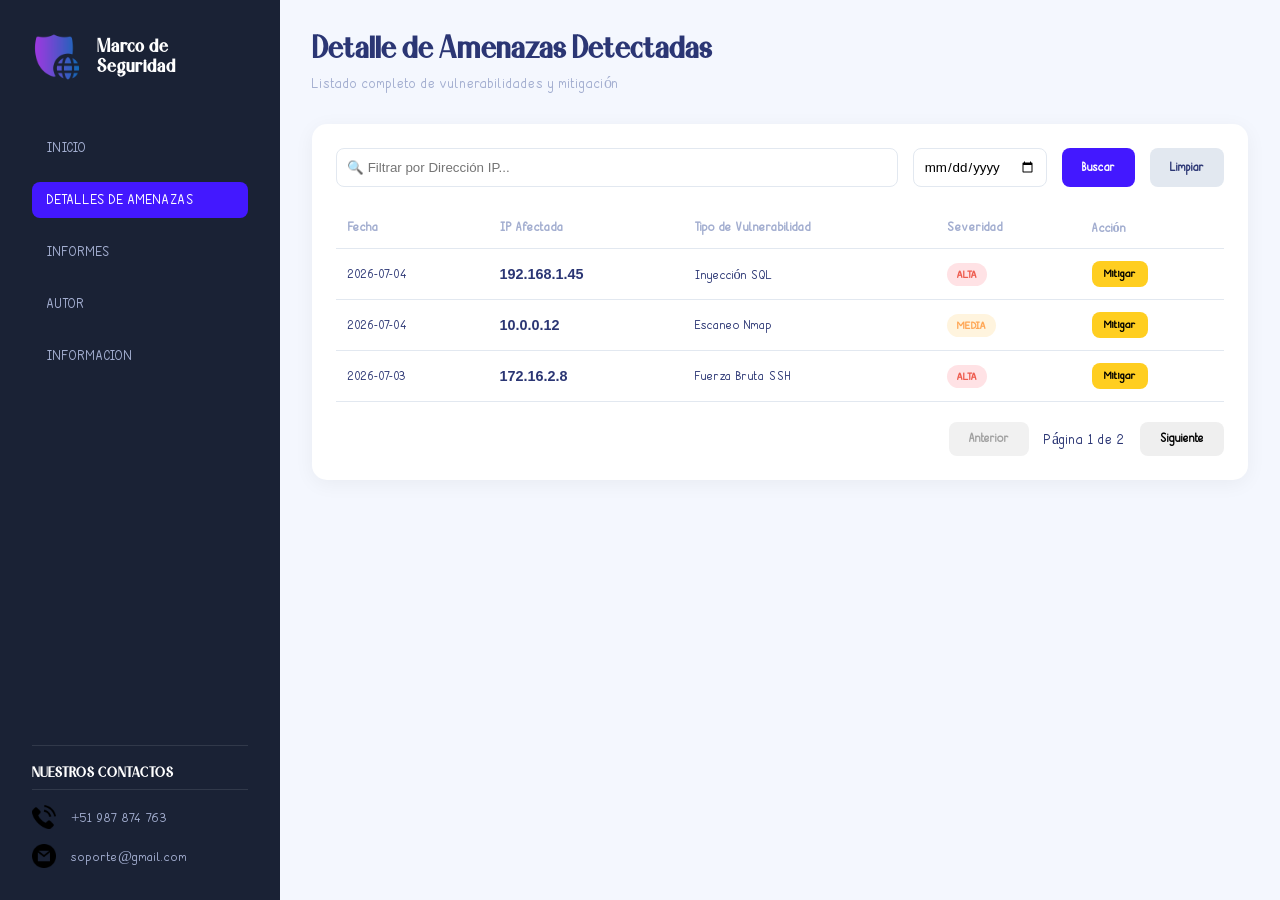
<file: amenazas.html>
<!DOCTYPE html>
<html lang="es">
<head>
    <meta charset="UTF-8">
    <meta name="viewport" content="width=device-width, initial-scale=1.0">
    <title>Detalle de Amenazas - Ciberseguridad</title>
    <link rel="stylesheet" href="style.css">
    <link rel="icon" href="Iconos/amenaza.png">
</head>
<body>

    <!-- Menú Lateral -->
    <aside class="sidebar">
        <div class="logo-container">
            <img src="Logo/seguridad-mundial.png" alt="Logo Ciberseguridad">
            <h2>Marco de Seguridad</h2>
        </div>
        <nav>
            <ul>
                <li><a href="index.html">INICIO</a></li>
                <!-- Ahora "Detalle de Amenazas" tiene la clase activa -->
                <li><a href="amenazas.html" class="active">DETALLES DE AMENAZAS</a></li>
                <li><a href="informes.html">INFORMES</a></li>
                <li><a href="integrantes.html">AUTOR</a></li>
                <li><a href="informacion.html">INFORMACION</a></li>
            </ul>
        </nav>

             <div class="contact-info">
                <h4 class="contact-title">Nuestros Contactos</h4>
                
            <div class="contact-item">
                <img src="Logo/telefono.png" alt="telefono">
                <span>+51 987 874 763</span></div>
                <div class="contact-item">
                    <img src="Logo/gmail.png" alt="gmail">
                <span>soporte@gmail.com</span></div>
        </div>
    </aside>

    <!-- Contenido Principal -->
    <main class="content">
        <header>
            <h1>Detalle de Amenazas Detectadas</h1>
            <p>Listado completo de vulnerabilidades y mitigación</p>
        </header>

        <div class="card full-width">
            <!-- Barra de Filtros -->
            <div class="filter-bar">
                <input type="text" id="filterIP" placeholder="🔍 Filtrar por Dirección IP...">
                <input type="date" id="filterDate">
                <button id="btnSearch" class="btn-primary">Buscar</button>
                <button id="btnReset" class="btn-secondary">Limpiar</button>
            </div>

            <!-- Tabla Dinámica -->
            <div class="table-container">
                <table>
                    <thead>
                        <tr>
                            <th>Fecha</th>
                            <th>IP Afectada</th>
                            <th>Tipo de Vulnerabilidad</th>
                            <th>Severidad</th>
                            <th>Acción</th>
                        </tr>
                    </thead>
                    <tbody id="threatsTableBody">
                        <!-- Los datos se inyectan mediante JavaScript -->
                    </tbody>
                </table>
            </div>

            <!-- Controles de Paginación -->
            <div class="pagination">
                <button id="btnPrev" disabled>Anterior</button>
                <span id="pageInfo">Página 1</span>
                <button id="btnNext">Siguiente</button>
            </div>
        </div>
    </main>

    <!-- Modal de Mitigación (Oculto por defecto) -->
    <div id="mitigationModal" class="modal">
        <div class="modal-content">
            <span class="close-btn">&times;</span>
            <h2>Recomendación de Mitigación</h2>
            <hr>
            <div id="modalDetails">
                <!-- Se inyecta la recomendación aquí -->
            </div>
        </div>
    </div>

    <!-- Script específico para esta vista -->
    <script src="amenazas.js"></script>
</body>
</html>
</file>
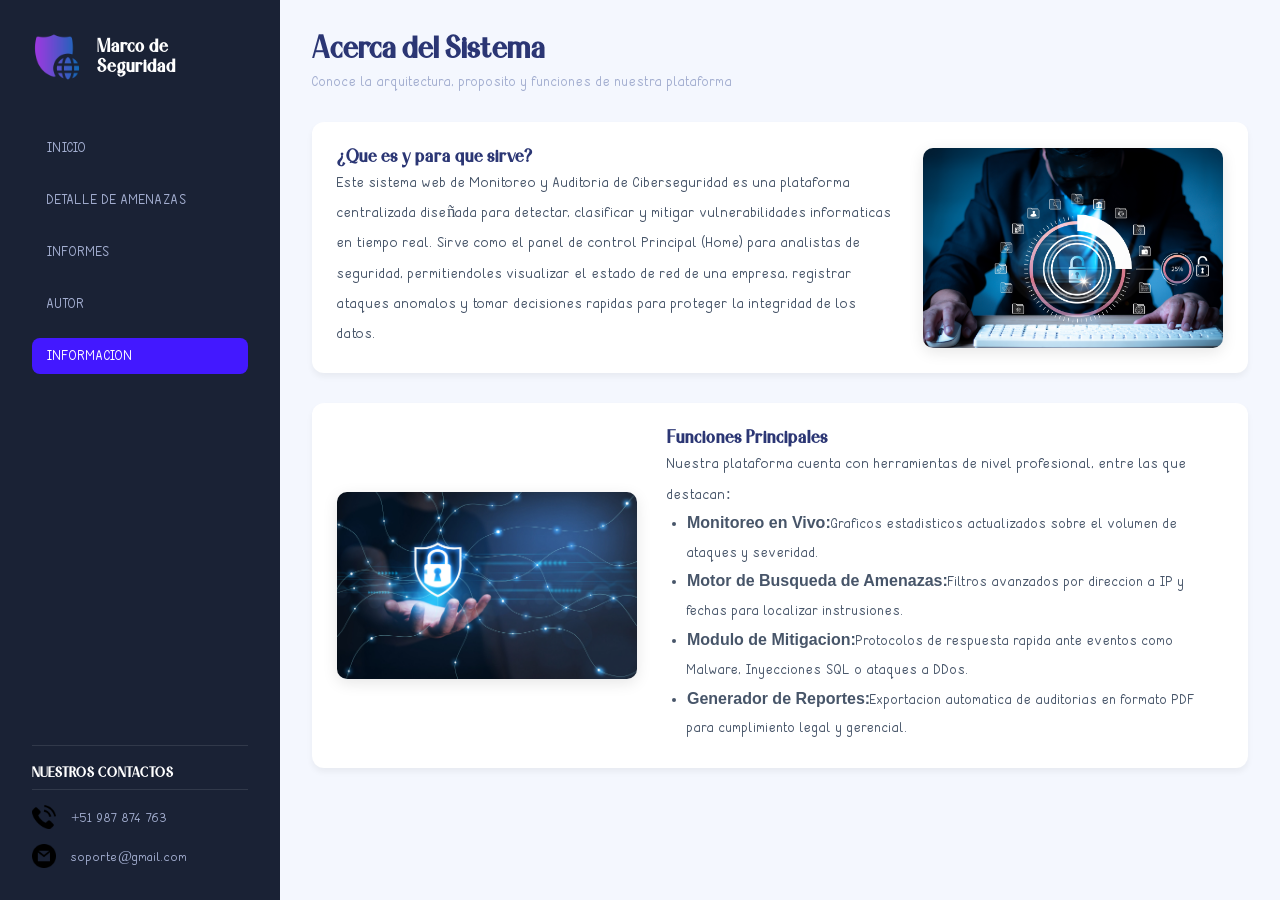
<file: informacion.html>
<!DOCTYPE html>
<html lang="en">
<head>
    <meta charset="UTF-8">
    <meta name="viewport" content="width=device-width, initial-scale=1.0">
    <title>Informacion del Sistema - Ciberseguridad</title>
    <link rel="stylesheet" href="style.css">
    <link rel="icon" href="Iconos/informacion.png">
</head>
<body>
    
    <aside class="sidebar">
        <div class="logo-container">
            <img src="Logo/seguridad-mundial.png" alt="Imagen-segurity">
            <h2>Marco de Seguridad</h2>
        </div>
        <nav>
            <ul>
                <li><a href="index.html">INICIO</a></li>
                <li><a href="amenazas.html">DETALLE DE AMENAZAS</a></li>
                <li><a href="informes.html">INFORMES</a></li>
                <li><a href="integrantes.html">AUTOR</a></li>
                <li><a href="informacion.html" class="active">INFORMACION</a></li>
            </ul>
        </nav>

             <div class="contact-info">
               <h4 class="contact-title">Nuestros Contactos</h4>

            <div class="contact-item">
                <img src="Logo/telefono.png" alt="telefono">
                <span>+51 987 874 763</span></div>
                <div class="contact-item">
                    <img src="Logo/gmail.png" alt="gmail">
                <span>soporte@gmail.com</span></div>
        </div>
    </aside>

    <main class="content">
        <header>
            <h1>Acerca del Sistema</h1>
            <p>Conoce la arquitectura, proposito y funciones de nuestra plataforma</p>
        </header>

        <div class="info-container">
            <div class="info-text">
                <h3>¿Que es y para que sirve?</h3>
                <p>
                    Este sistema web de Monitoreo y Auditoria de Ciberseguridad es una plataforma centralizada diseñada para detectar, clasificar y mitigar vulnerabilidades informaticas en tiempo real.
                    Sirve como el panel de control Principal (Home) para analistas de seguridad, permitiendoles visualizar el estado de red de una empresa, registrar ataques anomalos y tomar decisiones rapidas para proteger la integridad de los datos. 
                </p>
            </div>
            <img src="Imagenes/analisis-vulnerabilidades.png" alt="ilustracion de vulnerabilidades" class="info-image">
        </div>

        <div class="info-container reverse">
            <div class="info-text">
                <h3>Funciones Principales</h3>
                <p>
                    Nuestra plataforma cuenta con herramientas de nivel profesional, entre las que destacan:
                </p>
                <ul style="line-height: 1.8; color: #475569; padding-left: 20px;">
                    <li><strong>Monitoreo en Vivo:</strong>Graficos estadisticos actualizados sobre el volumen de ataques y severidad.</li>
                    <li><strong>Motor de Busqueda de Amenazas:</strong>Filtros avanzados por direccion a IP y fechas para localizar instrusiones.</li>
                    <li><strong>Modulo de Mitigacion:</strong>Protocolos de respuesta rapida ante eventos como Malware, Inyecciones SQL o ataques a DDos.</li>
                    <li><strong>Generador de Reportes:</strong>Exportacion automatica de auditorias en formato PDF para cumplimiento legal y gerencial.</li>
                </ul>
            </div>
            <img src="Imagenes/Imagen-segurity.jpeg" alt="funciones del sistema" class="info-image">

        </div>
    </main>
</body>
</html>
</file>
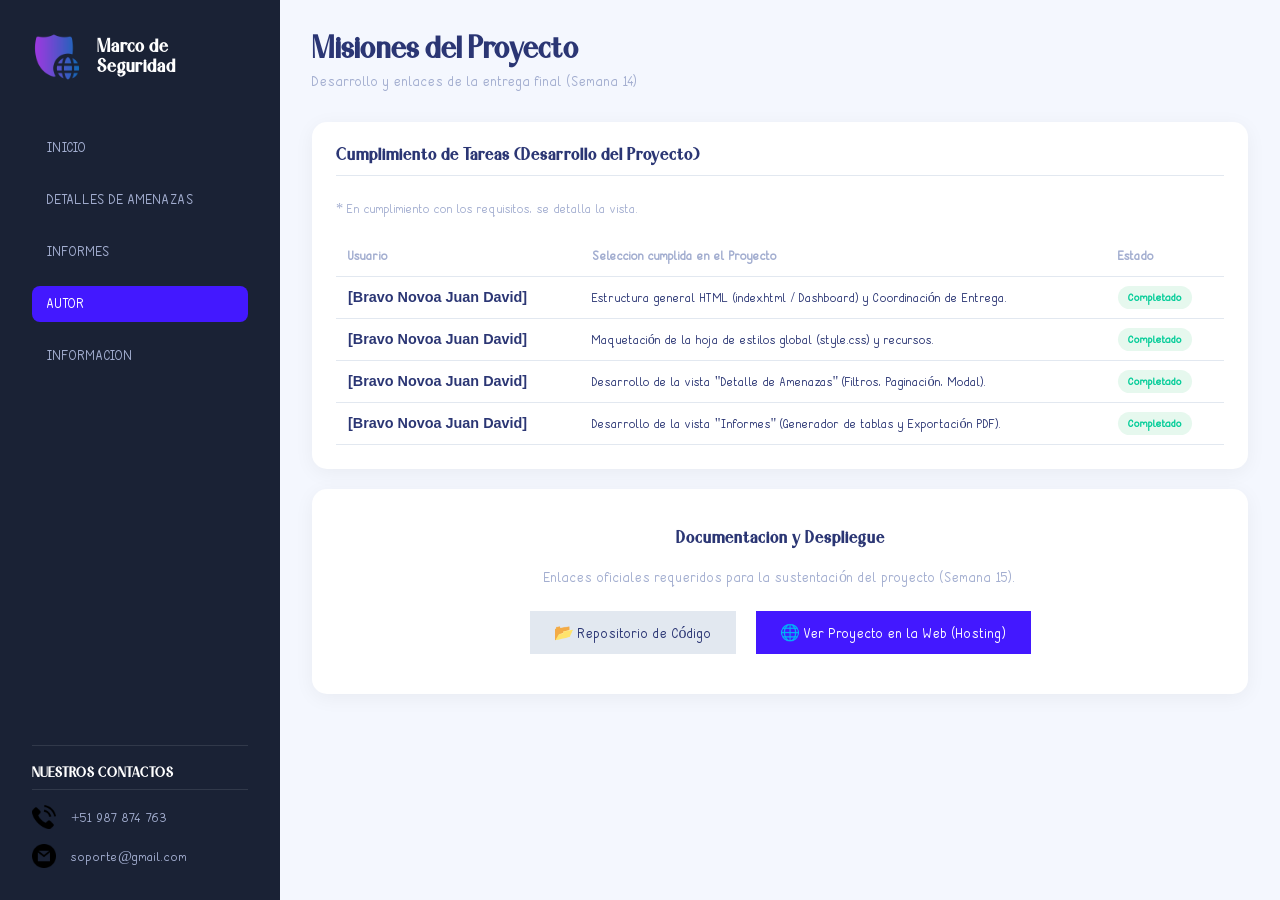
<file: integrantes.html>
<!DOCTYPE html>
<html lang="es">
<head>
    <meta charset="UTF-8">
    <meta name="viewport" content="width=device-width, initial-scale=1.0">
    <title>Desarrollo de la Pagina - Ciberseguridad</title>
    <link rel="stylesheet" href="style.css">
    <link rel="icon" href="Iconos/personal.png">
</head>
<body>

    <aside class="sidebar">
        <div class="logo-container">
            <img src="Logo/seguridad-mundial.png" alt="Logo Ciberseguridad">
            <h2>Marco de Seguridad</h2>
        </div>
        <nav>
            <ul>
                <li><a href="index.html">INICIO</a></li>
                <li><a href="amenazas.html">DETALLES DE AMENAZAS</a></li>
                <li><a href="informes.html">INFORMES</a></li>
                <li><a href="integrantes.html" class="active">AUTOR</a></li>
                <li><a href="informacion.html">INFORMACION</a></li>
            </ul>
        </nav>

             <div class="contact-info">
                <h4 class="contact-title">Nuestros Contactos</h4>

            <div class="contact-item">
                <img src="Logo/telefono.png" alt="telefono">
                <span>+51 987 874 763</span></div>
                <div class="contact-item">
                    <img src="Logo/gmail.png" alt="gmail">
                <span>soporte@gmail.com</span></div>
        </div>
    </aside>

    <main class="content">
        <header>
            <h1>Misiones del Proyecto</h1>
            <p>Desarrollo y enlaces de la entrega final (Semana 14)</p>
        </header>

        <div class="card full-width">
            <h3>Cumplimiento de Tareas (Desarrollo del Proyecto)</h3>
            <p style="color: var(--text-muted); margin-bottom: 20px; font-size: 0.9rem;">
                * En cumplimiento con los requisitos, se detalla la vista.
            </p>
            
            <div class="table-container">
                <table>
                    <thead>
                        <tr>
                            <th>Usuario</th>
                            <th>Seleccion cumplida en el Proyecto</th>
                            <th>Estado</th>
                        </tr>
                    </thead>
                    <tbody>
                        <tr>
                            <td><strong>[Bravo Novoa Juan David]</strong></td>
                            <td>Estructura general HTML (index.html / Dashboard) y Coordinación de Entrega.</td>
                            <td><span class="badge exito">Completado</span></td>
                        </tr>
                        <tr>
                            <td><strong>[Bravo Novoa Juan David]</strong></td>
                            <td>Maquetación de la hoja de estilos global (style.css) y recursos.</td>
                            <td><span class="badge exito">Completado</span></td>
                        </tr>
                        <tr>
                            <td><strong>[Bravo Novoa Juan David]</strong></td>
                            <td>Desarrollo de la vista "Detalle de Amenazas" (Filtros, Paginación, Modal).</td>
                            <td><span class="badge exito">Completado</span></td>
                        </tr>
                        <tr>
                            <td><strong>[Bravo Novoa Juan David]</strong></td>
                            <td>Desarrollo de la vista "Informes" (Generador de tablas y Exportación PDF).</td>
                            <td><span class="badge exito">Completado</span></td>
                        </tr>
                    </tbody>
                </table>
            </div>
        </div>

        <div class="card full-width" style="margin-top: 20px; text-align: center; padding: 40px 20px;">
            <h3 style="border-bottom: none; margin-bottom: 10px;">Documentación y Despliegue</h3>
            <p style="color: var(--text-muted); margin-bottom: 25px;">
                Enlaces oficiales requeridos para la sustentación del proyecto (Semana 15).
            </p>
            
            <div style="display: flex; justify-content: center; gap: 20px;">
                <a href="#" target="_blank" class="btn-secondary" style="text-decoration: none; padding: 12px 24px;">
                    📂 Repositorio de Código
                </a>
                
                <a href="https://juandavidbravonovoa.github.io/Segurity-final/" target="_blank" class="btn-primary" style="text-decoration: none; padding: 12px 24px;">
                    🌐 Ver Proyecto en la Web (Hosting)
                </a>
            </div>
        </div>                               
    </main>

</body>
</html>
</file>
<file: style.css>
/* Importación de la fuente personalizada */
@font-face {
    font-family: 'Modern Romance';
    src: url('Formato_letras/modern_romance/Modern Romance.otf') format('opentype');
}

/* Variables de color para tema de ciberseguridad */
:root {
    --bg-dark: #1A2235;
    --bg-light: #F4F7FE;
    --text-main: #2B3674;
    --text-muted: #A3AED0;
    --accent: #4318FF;
    --danger: #EE5D50;
    --warning: #FFCE20;
    --success: #05CD99;
}

* {
    margin: 0;
    padding: 0;
    box-sizing: border-box;
    font-family: 'Segoe UI', Tahoma, Geneva, Verdana, sans-serif;
}

body {
    display: flex;
    background-color: var(--bg-light);
    color: var(--text-main);
    min-height: 100vh;
}

/* MENÚ LATERAL (SIDEBAR) */
aside.sidebar {
    width: 280px;
    background-color: var(--bg-dark);
    color: white;
    padding: 2rem;
    display: flex;
    flex-direction: column;
}

.logo-container {
    display: flex;
    align-items: center;
    gap: 15px;
    margin-bottom: 3rem;
}

.logo-container img {
    width: 50px;
    height: auto;
}

.logo-container h2 {
    font-family: 'Modern Romance', sans-serif;
    font-size: 1.2rem;
    letter-spacing: 1px;
}

nav ul {
    list-style: none;
}

nav ul li {
    margin-bottom: 1rem;
}

nav ul li a {
    color: var(--text-muted);
    text-decoration: none;
    font-weight: 500;
    display: block;
    padding: 10px 15px;
    border-radius: 8px;
    transition: all 0.3s;
}

nav ul li a:hover, nav ul li a.active {
    background-color: var(--accent);
    color: white;
}

/* Contenido Principal */
main.content{
    flex: 1;
    padding: 2rem;
    overflow-y: auto;
}

header{
    margin-bottom: 2rem;
}

header h1{
    font-size: 2rem;
    margin-bottom: 0.5rem;
}

header p{
    color: var(--text-muted);
}

/* Grid del DASHBOARD */
.dashboard-grid{
    display: grid;
    grid-template-columns: repeat(2, 1fr);
    gap: 1.5rem;
}

.card{
    background: white;
    padding: 1.5rem;
    border-radius: 15px;
    box-shadow: 0px 4px 20px rgba(0, 0, 0, 0.05);
}

.card h3{
    font-size: 1.1rem;
    margin-bottom: 1.5rem;
    border-bottom: 1px solid #E2E8F0;
    padding-bottom: 10px;
}

/* Tablas dinamicas */
table{
    width: 100%;
    border-collapse: collapse;
    font-size: 0.9rem;
}

th, td{
    padding: 12px;
    text-align: left;
    border-bottom: 1px solid #E2E8F0;
}

th {
    color: var(--text-muted);
    font-weight: 600;
}

/* Etiquetas de estado (Badges) */
.badge {
    padding: 5px 10px;
    border-radius: 20px;
    font-weight: bold;
    font-size: 0.8rem;
}
.badge.alta { background-color: #FFE2E5; color: var(--danger); }
.badge.media { background-color: #FFF4DE; color: #FFA756; }
.badge.baja { background-color: #E6F8EE; color: var(--success); }
.badge.exito { background-color: #E6F8EE; color: var(--success); }
.badge.denegado { background-color: #FFE2E5; color: var(--danger); }

/* ESTILOS PARA AMENAZAS.HTML */

.full-width{
    grid-column: span 2;
}

/* Filtros */
.filter-bar{
    display: flex;
    gap: 15px;
    margin-bottom: 20px;
}

.filter-bar input{
    padding: 10px;
    border: 1px solid #E2E8F0;
    border-radius: 8px;
    outline: none;
}

#filterIP { flex: 1; }

button{
    padding: 10px 20px;
    border: none;
    border-radius: 8px;
    cursor: pointer;
    font-weight: bold;
    transition: 0.3s;
}

.btn-primary { background-color: var(--accent); color: white; }
.btn-primary:hover { background-color: #3208e6; }
.btn-secondary { background-color: #E2E8F0; color: var(--text-main); }
.btn-secondary:hover { background-color: #CBD5E1; }
.btn-action { background-color: var(--warning); color: #000; padding: 6px 12px; font-size: 0.8rem;}

/* Paginación */
.pagination{
    display: flex;
    justify-content: flex-end;
    align-items: center;
    margin-top: 20px;
    gap: 15px;
}

.pagination button:disabled {
    background-color: #f1f1f1;
    color: #a1a1a1;
    cursor: not-allowed;
}

/* Modal (Ventana Emergente) */
.modal{
    display: none; /* Oculto por defecto */
    position: fixed;
    z-index: 1000;
    left: 0;
    top: 0;
    width: 100%;
    height: 100%;
    background-color: rgba(0, 0, 0, 0.6);
    backdrop-filter: blur(3px);
}

.modal-content{
    background-color: #fff;
    margin: 10% auto;
    padding: 25px;
    border-radius: 15px;
    width: 50%;
    max-width: 600px;
    box-shadow: 0 5px 25px rgba(0,0,0,0.2);
    position: relative;
    animation: modalFadeIn 0.3s ease;
}

@keyframes modalFadeIn {
    from { transform: translateY(-20px); opacity: 0; }
    to { transform: translateY(0); opacity: 1; }
}

.close-btn {
    color: #aaa;
    position: absolute;
    top: 15px;
    right: 20px;
    font-size: 28px;
    font-weight: bold;
    cursor: pointer;
}

.close-btn:hover { color: #000; }

#modalDetails {
    margin-top: 20px;
    line-height: 1.6;
}

.mitigation-box {
    background-color: #F8FAFC;
    padding: 15px;
    border-left: 4px solid var(--accent);
    border-radius: 4px;
    margin-top: 15px;
}

/* Ajuste de simetria para el Inicio */

.card canvas,
.chart-container{
    max-height: 240px;
    width: 100%;
    object-fit: contain;
    margin: 0 auto;
}

/* Importacion de fuentes para la personalizacion */
@font-face{
    font-family: 'Modern Romance';
    src: url('Formato_letras/modern_romance/Modern\ Romance.otf') format('truetype');
}

@font-face{
    font-family: 'Agbalumo';
    src: url('Formato_letras/modern_romance/TheStudentsTeacher-Regular.ttf') format('truetype');
}

/* Modern Romance a titulos y subtilos */
h1, h2, h3, h4, h5, h6{
    font-family: 'Modern Romance', serif !important;
    letter-spacing: 1px;
}

/* Aplicar agbalumo al texto general */
body, p, a, span, td, th, li, label, button{
    font-family: 'Agbalumo', cursive !important;
}

/* Decoracion para la pagina de Informacion */
.info-container{
    display: flex;
    align-items: center;
    gap: 30px;
    margin-bottom: 30px;
    background: white;
    padding: 25px;
    border-radius: 12px;
    box-shadow: 0 4px 6px rgba(0, 0, 0, 0.05);
}

/* Orden de la imagen a la derecha y otra a la izquierda */
.info-container.reverse{
    flex-direction: row-reverse;
}

.info-text{
    flex: 1;
}

.info-text p{
    line-height: 1.8;
    color: #475569;
    font-size: 1.05rem;
}

/* Control para el tamaño de las imagenes */
.info-image{
    width: 300px;
    height: auto;
    border-radius: 10px;
    box-shadow: 0 4px 15px rgba(0, 0, 0, 0.1);
    object-fit: cover;
}

/* Edicion para los cotactos en el menu lateral */

.sidebar{
    display: flex;
    flex-direction: column;
}

/* Contenedor de los contactos */
.contact-info{
    margin-top: auto;
    padding-top: 20px;
    border-top: 1px solid rgba(255, 255, 255, 0.1);
}

.contact-item{
    display: flex;
    align-items: center;
    gap: 15px;
    margin-bottom: 15px;
    color: #A3AED0;
    font-size: 0.95rem;
    font-family: 'Agbalumo', cursive !important;
}

.contact-item:last-child{
    margin-bottom: 0;
}

.contact-item img{
    width: 24px;
    height: 24px;
    object-fit: contain;
}

/* Titulo de la sesion de contactos */
.contact-title{
    color: #ffffff;
    font-size: 0.9rem;
    text-transform: uppercase;
    letter-spacing: 1px;
    margin-bottom: 15px;
    font-family: 'Modern Romance', serif !important;
    border-bottom: 1px solid rgba(255, 255, 255, 0.1);
    padding-bottom: 8px;
}
</file>
